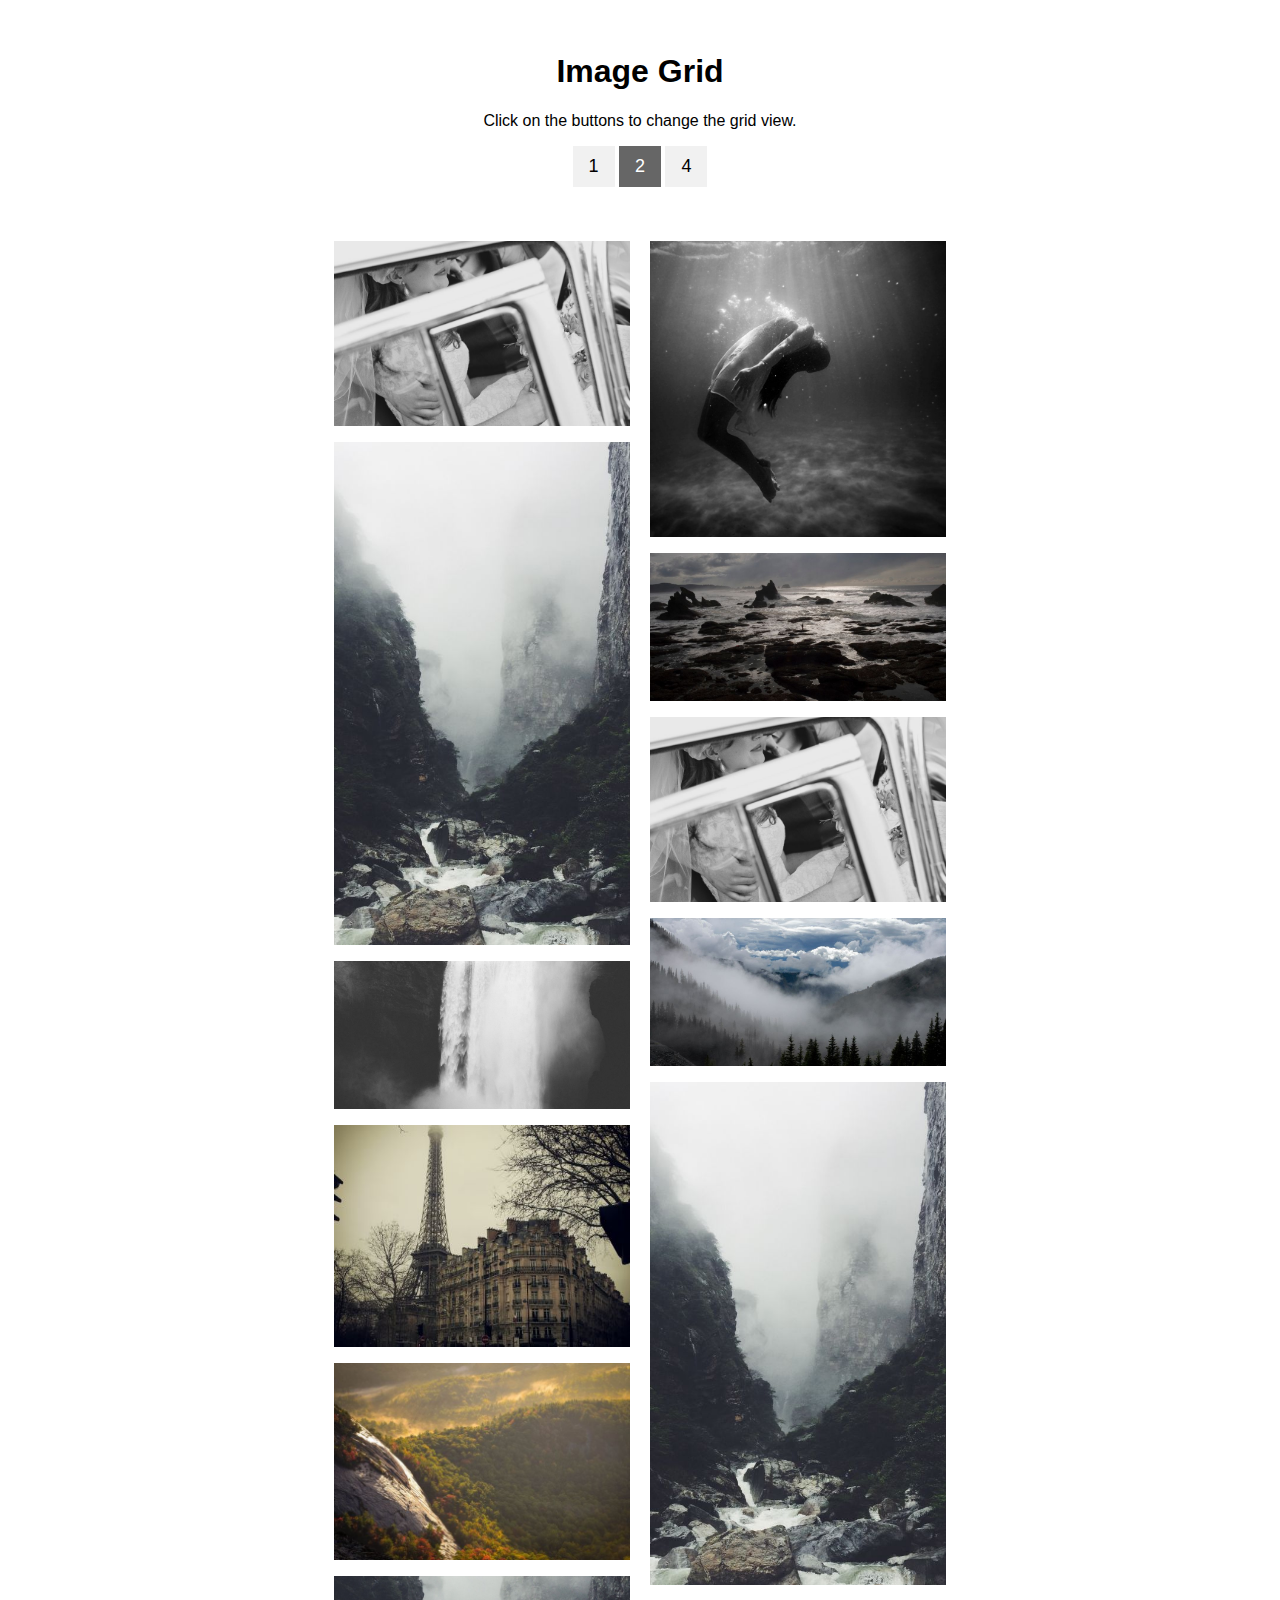
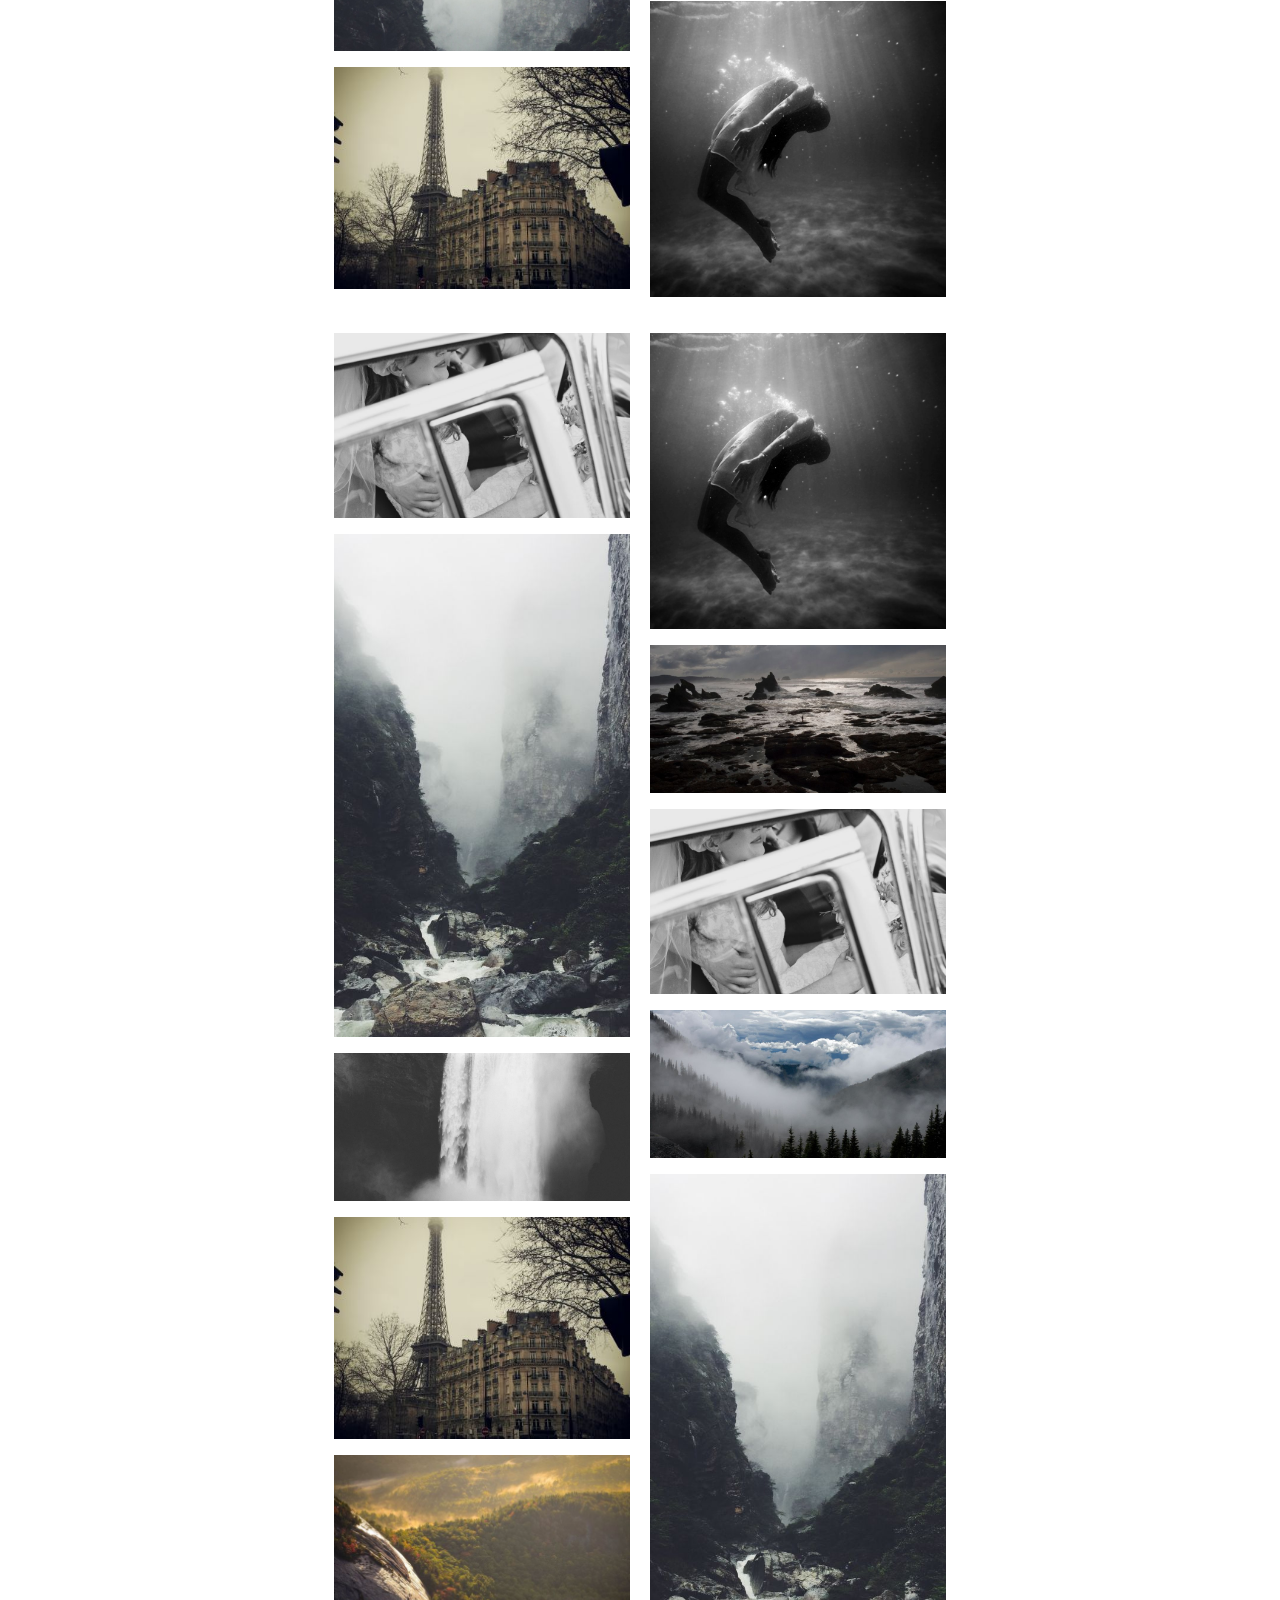
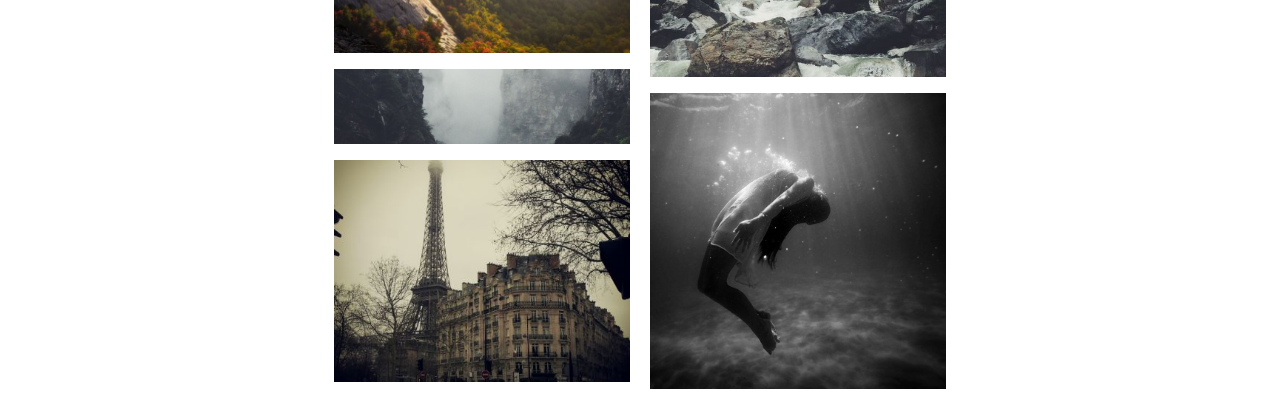
<file: imageGrid/index.html>
<!DOCTYPE html>
<html lang="en">
  <head>
    <meta charset="utf-8">
  
     <link rel="stylesheet" href="./styles.css"/>
    <title>Image Grid</title>
  </head>
  <body>
    <noscript>
      You need to enable JavaScript to run this app.
    </noscript>
    <div class="header" id="myHeader">
        <h1>Image Grid</h1>
        <p>Click on the buttons to change the grid view.</p>
        <button class="btn" onclick="one()">1</button>
        <button class="btn active" onclick="two()">2</button>
        <button class="btn" onclick="four()">4</button>
    </div>
    <div class="row"> 
        <div class="column">
          <img src="./images/wedding.jpg">
          <img src="./images/rocks.jpg">
          <img src="./images/falls2.jpg">
          <img src="./images/paris.jpg">
          <img src="./images/nature.jpg">
          <img src="./images/mist.jpg">
          <img src="./images/paris.jpg">
        </div>
        <div class="column">
          <img src="./images/underwater.jpg">
          <img src="./images/ocean.jpg">
          <img src="./images/wedding.jpg">
          <img src="./images/mountainskies.jpg">
          <img src="./images/rocks.jpg">
          <img src="./images/underwater.jpg">
        </div> 
        <div class="column">
          <img src="./images/wedding.jpg">
          <img src="./images/rocks.jpg">
          <img src="./images/falls2.jpg">
          <img src="./images/paris.jpg">
          <img src="./images/nature.jpg">
          <img src="./images/mist.jpg">
          <img src="./images/paris.jpg">
        </div>
        <div class="column">
          <img src="./images/underwater.jpg">
          <img src="./images/ocean.jpg">
          <img src="./images/wedding.jpg">
          <img src="./images/mountainskies.jpg">
          <img src="./images/rocks.jpg">
          <img src="./images/underwater.jpg">
        </div>
      </div>
  </body>
  <script type="text/javascript" src="./scripts.js"></script>

</html>
</file>
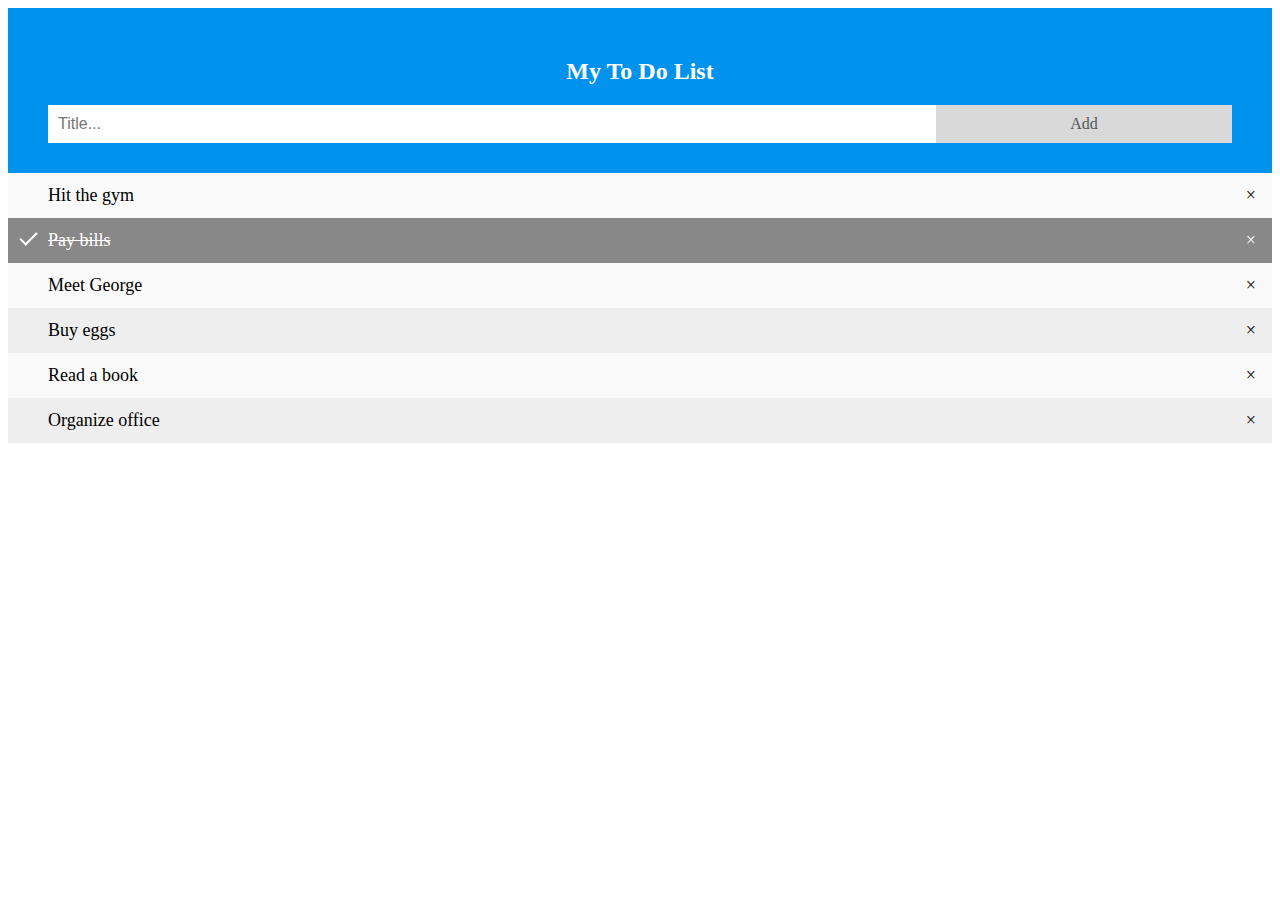
<file: todolist/index.html>
<!DOCTYPE html>
<html lang="en">
  <head>
    <meta charset="utf-8">
  
     <link rel="stylesheet" href="./styles.css"/>
    <title>TodoList</title>
  </head>
  <body>
    <noscript>
      You need to enable JavaScript to run this app.
    </noscript>
    <div id="myDIV" class="header">
      <h2>My To Do List</h2>
      <input type="text" id="myInput" placeholder="Title...">
      <span onclick="newElement()" class="addBtn">Add</span>
    </div>
    
    <ul id="myUL">
      <li>Hit the gym</li>
      <li class="checked">Pay bills</li>
      <li>Meet George</li>
      <li>Buy eggs</li>
      <li>Read a book</li>
      <li>Organize office</li>
    </ul>    
  </body>
  <script type="text/javascript" src="./scripts.js"></script>

</html>
</file>
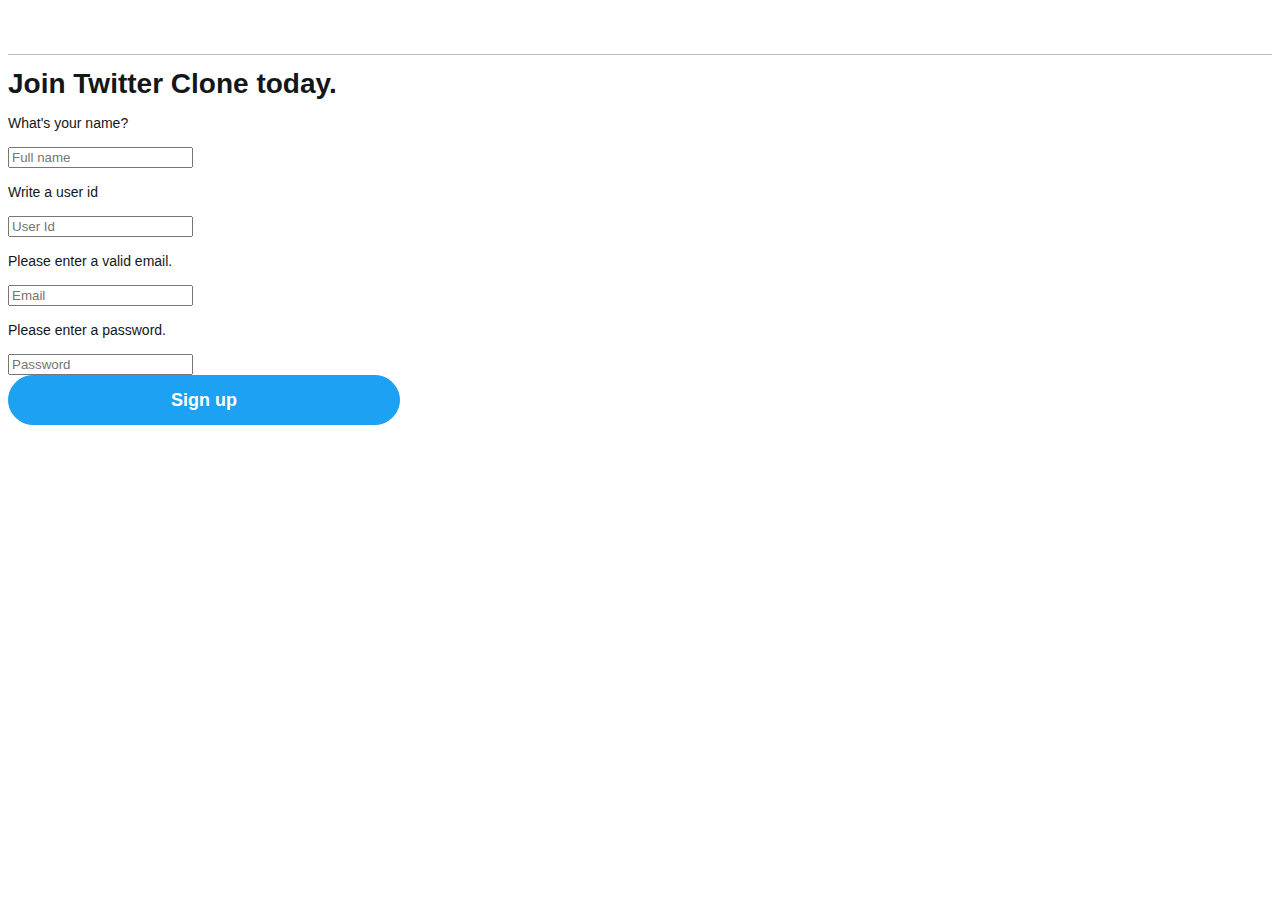
<file: twitter/login.html>
<!DOCTYPE html>
<html>
	<head>
		<meta charset="utf-8">
		<title></title>
		<link href="./index.css" rel="stylesheet">
		<script src="./login.js"></script>
	</head>
	<body class="segoe">
		<div class="topcontainer">
			<div class="topbar">
			</div>
			
			<div class="AppContent wrapper wrapper-signup" id="page-container">
				<link rel="stylesheet" href="https://abs.twimg.com/a/1511833274/css/t1/t1_signup.bundle.css">
				<div class="page-canvas">
					<div class="signup-wrapper">
						<h1>
						  Join Twitter Clone today.
						</h1>
						<div class="t1-form signup " id="phx-signup-form">
							<div class="textbox">
								<div class="prompt name">
									<div data-fieldname="name" class="field">
										<div class="sidetip">
											<p id="nameerror" role="alert" class="blank invalid error">What's your name?</p>
										</div>
										<input type="text" placeholder="Full name" aria-required="true" maxlength="50" id="full-name" class="">
									</div>
								</div>
								
								<div class="prompt name">
									<div data-fieldname="name" class="field">
										<div class="sidetip">
											<p id="uiderror" role="alert" class="blank invalid error">Write a user id</p>
										</div>
										<input type="text" placeholder="User Id" aria-required="true" maxlength="20" id="uid" class="">
									</div>
								</div>

								<div class="prompt email">
									<div data-fieldname="email" class="field">
										<div class="sidetip">
											<p id="emailerror" role="alert" class="invalid error">Please enter a valid email.</p>
										</div>
										<input type="text" placeholder="Email" aria-required="true" class="email-input" id="email">
									</div>
								</div>
								<div class="prompt password">
									<div data-fieldname="password" class="field">
										<div class="sidetip">
											<p id="passerror" role="alert" class="blank error">Please enter a password.</p>
										</div>
										<input type="password" placeholder="Password" aria-required="true" id="password">
									</div>
								</div>
							</div>
							<div class="doit">
								<div class="sign-up-box">
									<input type="submit" value="Sign up" id="submit_button" class="signup EdgeButton EdgeButton--primary EdgeButton--large submit">
								</div>
							</div>
						</div>
					</div>
				</div>
			</div>
		</div>
	</body>
</html>
</file>
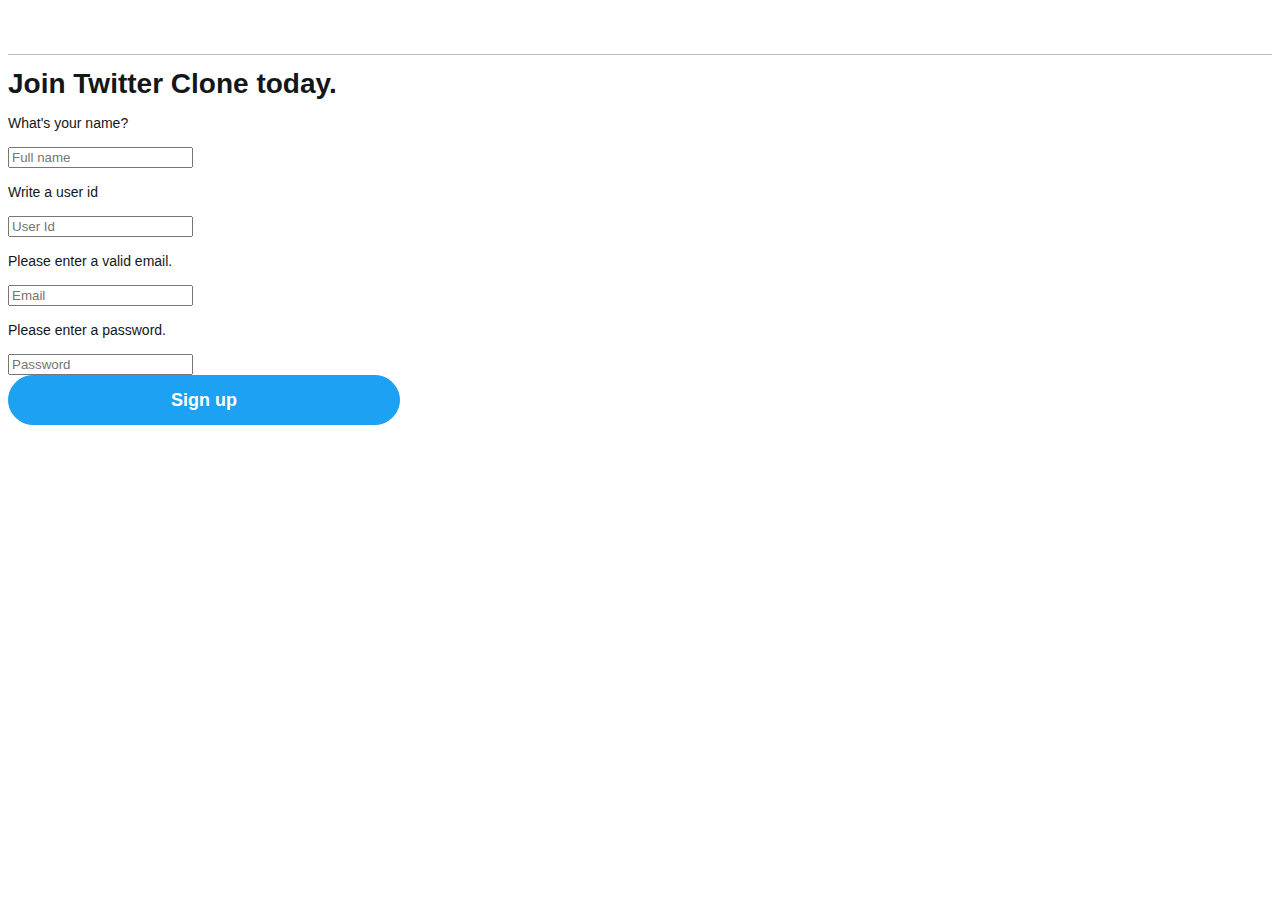
<file: twitter/profile.html>
<!DOCTYPE html>
<html>
	<head>
		<meta charset="utf-8">
		<title>Twitter Wall</title>
		<link href="./index.css" rel="stylesheet">
		<script>
			if(localStorage.getItem('name') == undefined || localStorage.getItem('uid') == undefined)
				location.href = 'login.html';
		</script>
		<script src="./profile.js"></script>	  
	</head>
	<body class="segoe" style="background: rgb(230, 236, 240);">
		<div>
			<div class="wallcontainer">
				<div class="profilecard">
					<div class="profilecardhead"></div>
					<div class="profilecardimagediv">
						<img src="./images/Camilla-Belle-6.jpg">
					</div>

					<div class="profilecardnameidcont">
						<div class="profilecardnamecont">
							<span id="profilecardname"></span>
						</div>
						<span id="profilecarduid"></span>
					</div>

					<div class="profilecardstatsdiv">
						<ul class="profilecardstatslist">
							<li class="profilecardstatslistitem">
								<span class="dispblk">
									<span class="statslistitemhead">Tweets</span>
									<span id="statslistitemcount" class="statslistitemcount">0</span>
								</span>
							</li>

							<li class="profilecardstatslistitem">
								<span class="dispblk">
									<span class="statslistitemhead">Following</span>
									<span class="statslistitemcount">35</span>
								</span>
							</li>

							<li class="profilecardstatslistitem">
								<span class="dispblk">
									<span class="statslistitemhead">Followers</span>
									<span class="statslistitemcount">34</span>
								</span>
							</li>
						</ul>
					</div>
				</div>


				<div class="rightcontainer">
					<div class="posttweetcontainer">
						<img class="posttweetprofimg" src="http://3.bp.blogspot.com/-JCYefwq__2U/TxCfC3s1ZpI/AAAAAAAAKcM/u5mw7qPAL0w/s300-c/Camilla-Belle-6.jpg">
						<div class="ml56px">
							<div class="posttweettacontainer">
								<textarea id="posttweetta" class="posttweetta" placeholder="What's happening?"></textarea>
								<div class="posttweetcountcont">
									<span class="posttweetcount"><span id="totalchars">0</span>/250</span>
								</div>
							</div>
							<div class="posttweetbutcont">
								<button id="posttweetbut" class="posttweetbut">Tweet</button>
							</div>
						</div>
					</div>
					<div>
						<ul id="tweetscontainer" class="tweetscontainer">
							
						</ul>
					</div>
				</div>
			</div>
		</div>
	</body>
</html>
</file>
<file: imageGrid/styles.css>
* {
  box-sizing: border-box;
}

body {
  width: 50%;
  margin: auto;
  font-family: Arial;
}

.header {
  text-align: center;
  padding: 32px;
}

.row {
  display: flex;
  flex-wrap: wrap;
  padding: 0 4px;
}

/* Create two equal columns that floats next to each other */
.column {
  float: left;
  width: 50%;
  padding: 10px;
}

.column img {
  width:100%;
  margin-top: 12px;
}

/* Clear floats after the columns */
.row:after {
  content: "";
  display: table;
  clear: both;
}


/* Style the buttons */
.btn {
  border: none;
  outline: none;
  padding: 10px 16px;
  background-color: #f1f1f1;
  cursor: pointer;
  font-size: 18px;
}

.btn:hover {
  background-color: #ddd;
}

.btn.active {
  background-color: #666;
  color: white;
}
</file>
<file: todolist/styles.css>
/* Include the padding and border in an element's total width and height */
* {
  box-sizing: border-box;
}

/* Remove margins and padding from the list */
ul {
  margin: 0;
  padding: 0;
}

/* Style the list items */
ul li {
  cursor: pointer;
  position: relative;
  padding: 12px 8px 12px 40px;
  background: #eee;
  font-size: 18px;
  transition: 0.2s;

  /* make the list items unselectable */
  -webkit-user-select: none;
  -moz-user-select: none;
  -ms-user-select: none;
  user-select: none;
}

/* Set all odd list items to a different color (zebra-stripes) */
ul li:nth-child(odd) {
  background: #f9f9f9;
}

/* Darker background-color on hover */
ul li:hover {
  background: #ddd;
}

/* When clicked on, add a background color and strike out text */
ul li.checked {
  background: #888;
  color: #fff;
  text-decoration: line-through;
}

/* Add a "checked" mark when clicked on */
ul li.checked::before {
  content: '';
  position: absolute;
  border-color: #fff;
  border-style: solid;
  border-width: 0 2px 2px 0;
  top: 10px;
  left: 16px;
  transform: rotate(45deg);
  height: 15px;
  width: 7px;
}

/* Style the close button */
.close {
  position: absolute;
  right: 0;
  top: 0;
  padding: 12px 16px 12px 16px;
}

.close:hover {
  background-color: #f44336;
  color: white;
}

/* Style the header */
.header {
  background-color: #0093ee;
  padding: 30px 40px;
  color: white;
  text-align: center;
}

/* Clear floats after the header */
.header:after {
  content: "";
  display: table;
  clear: both;
}

/* Style the input */
input {
  margin: 0;
  border: none;
  border-radius: 0;
  width: 75%;
  padding: 10px;
  float: left;
  font-size: 16px;
}

/* Style the "Add" button */
.addBtn {
  padding: 10px;
  width: 25%;
  background: #d9d9d9;
  color: #555;
  float: left;
  text-align: center;
  font-size: 16px;
  cursor: pointer;
  transition: 0.3s;
  border-radius: 0;
}

.addBtn:hover {
  background-color: #bbb;
}
</file>
<file: twitter/index.css>
body {
  color: #14171a;
  font-size: 14px;
  line-height: 20px;
}

body {
  font-family: "Helvetica Neue",Helvetica,Arial,sans-serif;
}


.topbar {
  background-image: url("https://abs.twimg.com/a/1512085154/img/t1/lohp_streams_header_bg_v4.png");
  background-size: 100% 100%;
  border-bottom: 1px solid rgba(0, 0, 0, 0.25);
  height: 46px;
  position: relative;
  width: 100%;
  text-align:center;
}

body.segoe {
  font-family: "Segoe UI",Arial,sans-serif;
}


.topbar .container {
  max-width: 1190px;
  height: 100%;
  text-align: center;
  width: auto;
  margin: 0 auto;
  position: relative;
}

.logocenter{
font-size: 23px !important;
margin-top: 11px;
color:white;
}

.topcontainer{
background:#FFF;
height: 100%;
}

#submit_button {
  background-color: #1da1f2;
  border: 1px solid #1da1f2;
  border-radius: 100px;
  box-shadow: none;
  color: #fff;
  font-size: 18px;
  font-weight: bold;
  height: auto;
  line-height: 24px;
  padding: 12px 20px;
  position: relative;
  text-align: center;
  white-space: nowrap;
  width: 392px;
}

.wallcontainer{
  width: 900px; overflow: hidden; margin:auto;
}

.profilecard{
  width: 290px; float: left; background: #FFF; margin: 10px; position: relative;
}

.profilecardhead{
  background-color:#ff0000;height:95px;
}

.profilecardimagediv{
  margin:-30px 0 0 8px;
  padding:1px;
  background:#FFF;
  display:inline-block;
  border-radius:50%;
}

.profilecardimagediv img{
  width:72px;
  height:72px;
  border-radius:50%;
  box-sizing:border-box;
  border:2px solid #FFF;
}

.profilecardnameidcont{
  position:absolute;
  top:103px;
  left:90px;
  width:185px;
}

.profilecardnamecont{
  font-size:18px;
  font-weight:bold;
  line-height:25px;
  margin:-1px 0 -2px;
  max-width:100%;
  overflow:hidden;
  text-overflow:ellipsis;
  white-space:nowrap;
  word-wrap:normal;
}

#profilecardname{
  color:inherit;text-transform:uppercase;
}

#profilecarduid{
  color:#667786;font-size:14px;padding-right:5px;text-transform:uppercase;
}

.profilecardstatsdiv{
  padding:16px;
}

.profilecardstatslist{
  table-layout:fixed;box-sizing:border-box;display:table;margin:0;min-width:100%;padding:0;list-style:outside none;
}

.profilecardstatslistitem{
  width:1%;vertical-align:bottom;display:table-cell;padding:0;box-sizing:border-box;line-height:1;overflow:hidden;transition:all 0.15s ease-in-out 0s;text-align:inherit;
}

.dispblk{
  display:block;
}

.statslistitemhead{
  color:#657786;font-size:12px;font-weight:bold;letter-spacing:0,02em;line-height:16px;overflow:hidden;transition:color 0.15s ease-in-out 0s;display:block;
}

.statslistitemcount{
  display:block;font-size:18px;font-weight:bold;padding-top:3px;transition: color .15s ease-in-out 0s;color:#ff0000;
}

.rightcontainer{
  width:580px;float:right;margin-top:10px;margin-right:10px;
}

.posttweetcontainer{
  background:#ffe5e5;padding:10px 12px;position:relative;
}

.posttweetprofimg{
  width:32px;height:32px;position:absolute;left:28px;top:13px;border-radius:50%;
}

.ml56px{
  margin-left:56px;
}

.ml58px{
  margin-left:58px;
}

.mt10px{
  margin-top: 10px;
}

.posttweettacontainer{
  border-radius: 8px; border: 1px solid rgb(255, 153, 153); border-image: none; line-height: 20px; box-shadow: 0px 0px 0px 1px #ff9999; background-color: rgb(255, 255, 255);
}

.posttweetta{
  border-width: 1px 1px 0px; border-style: solid solid none; border-color: rgb(230, 236, 240) rgb(230, 236, 240) currentColor; margin: 0px; padding: 8px; outline: 0px; border-radius: 8px; border-image: none; width: 100%; height: 50px; font-family: "Segoe UI",Arial,sans-serif; font-size: 14px; box-sizing: border-box; opacity: 0.8; background-color: rgb(255, 255, 255);
}

.posttweetcountcont{
  overflow: hidden; margin-top: 10px;
}

.posttweetcount{
  margin-right: 10px; display: block; float: right;
}

.posttweetbutcont{
  overflow: hidden; margin-top: 10px;
}

.posttweetbut{
  padding: 6px 16px; border-radius: 100px; border: 1px solid rgb(255, 50, 50); border-image: none; text-align: center; color: rgb(255, 255, 255); line-height: 20px; font-size: 14px; font-weight: bold; white-space: nowrap; position: relative; cursor: pointer; float: right; box-shadow: none; background-color: rgb(255, 50, 50);
}

.tweetscontainer{
  background: rgb(255, 255, 255); list-style: none; margin: 0px; padding: 0px;
}

.tweetcontainer{
  margin: 0px; padding: 10px; overflow: hidden; border-bottom-color: rgb(230, 236, 240); border-bottom-width: 1px; border-bottom-style: solid;
}

.tweetprofimg{
  border-radius: 50%; width: 48px; height: 48px; margin-right: 10px; float: left;
}

.tweetprofname{
  color:#14171a;font-size:14px;font-weight:bold;
}

.tweetprofuid{
  color:#657786;font-size:14px;margin-left:5px;
}

.tweetstats{
  margin-right: 30px; cursor: pointer;
}

.tweetstats i{
  color: rgb(101, 119, 134); font-size: 16px;
}

.tweetstatscount{
  color: rgb(101, 119, 134); line-height: 1; font-size: 12px; font-weight: bold; margin-left: 6px;
}

.red i, .red span{
  color:#f00 !important;
}
</file>
